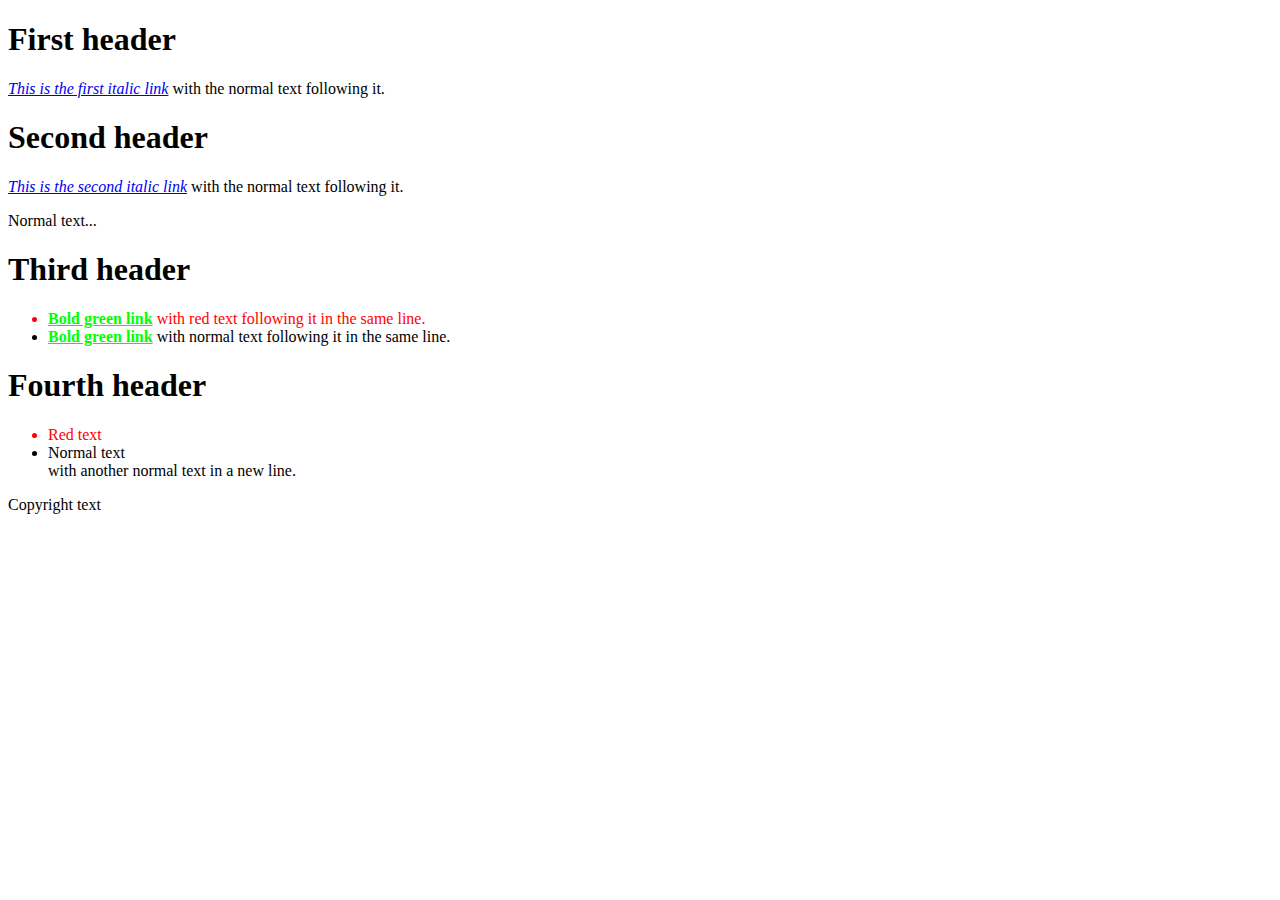
<file: Test/index.html>
<!DOCTYPE html>
<html>
  <head>
    <meta charset="utf-8">
    <title>Sample page</title>
    <style type="text/css">
        a {font-style: italic;}
        li:first-child {color:#ff0000;}
        .content > li > li {display:inline;}
        li a {font-style:normal; font-weight: 700; color:#00FF00;}
      </style>
  </head>
  <body>
    <div class="content">
      <h1>First header</h1>
      <div>
        <a href="/first.html">This is the first italic link</a> with the normal text following it.
      </div>
      <h1>Second header</h1>
      <div>
        <a href="/second.html">This is the second italic link</a> with the normal text following it.
        <p>Normal text...</p>
      </div>
      <h1>Third header</h1>
      <ul>
        <li><a href="/lilink.html">Bold green link</a> with red text following it in the same line.</li>
        <li><a href="/lilink.html">Bold green link</a> with normal text following it in the same line.</li>
      </ul>
      <h1>Fourth header</h1>
      <ul>
        <li>
          <div>Red text </div>
        </li>
        <li>
          <div>
            <div>Normal text</div>
            <div>with another normal text in a new line.</div>
          </div>
        </li>
      </ul>
      <p>Copyright text</p>
    </div>
  </body>
</html>
</file>
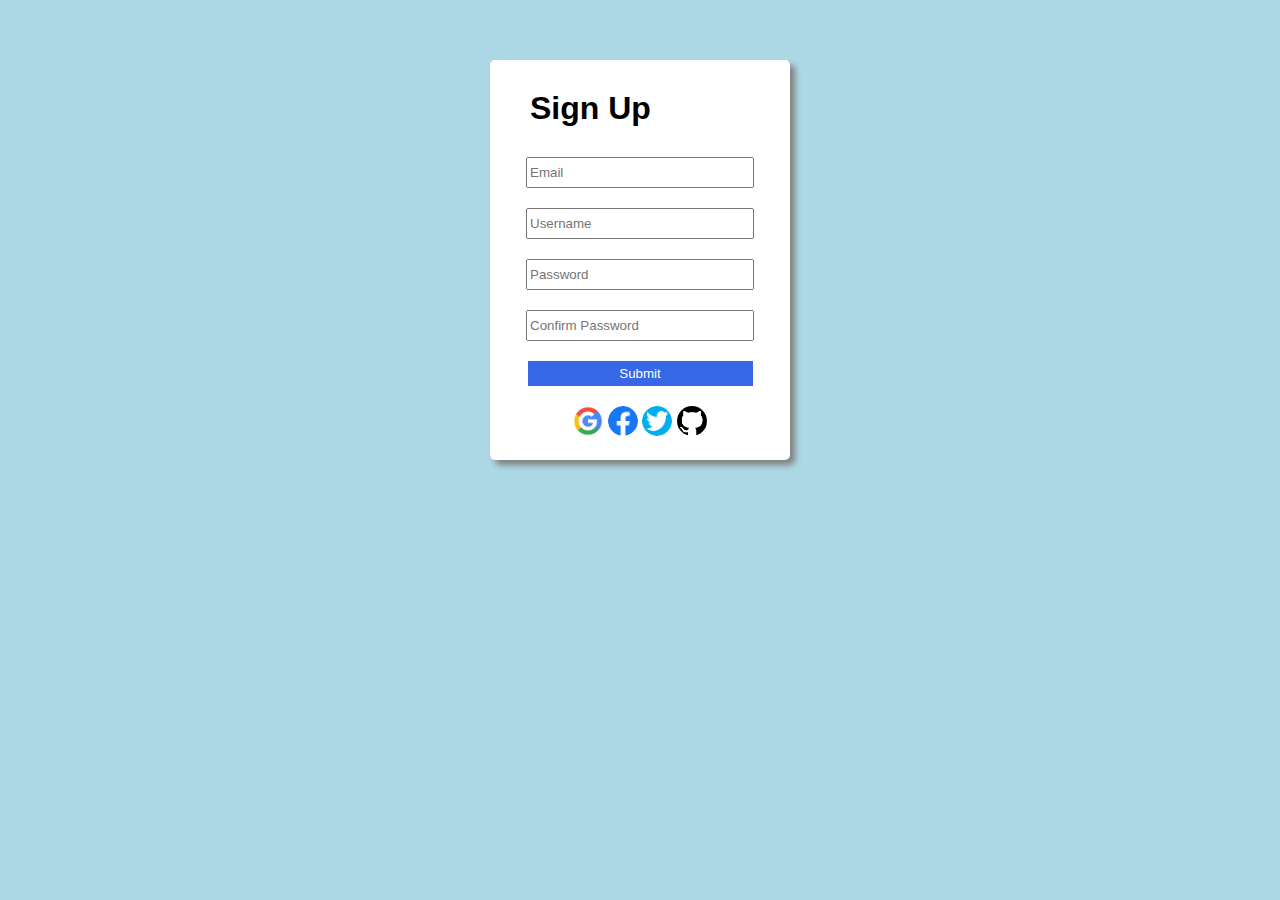
<file: Projects/LoginMock/index.html>
<!DOCTYPE html>
<html lang="en">

<head>
    <meta charset="UTF-8">
    <meta name="viewport" content="width=device-width, initial-scale=1.0">
    <link rel="stylesheet" href="main.css">
    <title>Login</title>
</head>

<body>
    <section class="main">
        <div class="wrapper">

            <form>
                <h1>Sign Up</h1>
                <input placeholder="Email" type="text" />
                <input placeholder="Username" type="username" />
                <input placeholder="Password" type="password" />
                <input placeholder="Confirm Password" type="password" />
                <button type="submit">Submit</button>
                <nav>
                    <li><a href="https://google.com/"><img src="img/Goog.png" id="social"></a></li>
                    <li><a href="https://www.facebook.com"><img id="social" src="img/FBook.png"></a>
                    </li>
                    <li><a href="https://www.twitter.com"><img id="social" src="img/Twit.png"></a>
                    </li>
                    <li><a href="https://github.com/"><img src="img/github.jpg" id="social"></a></li>
                </nav>
            </form>
        </div>
    </section>
</body>

</html>
</file>
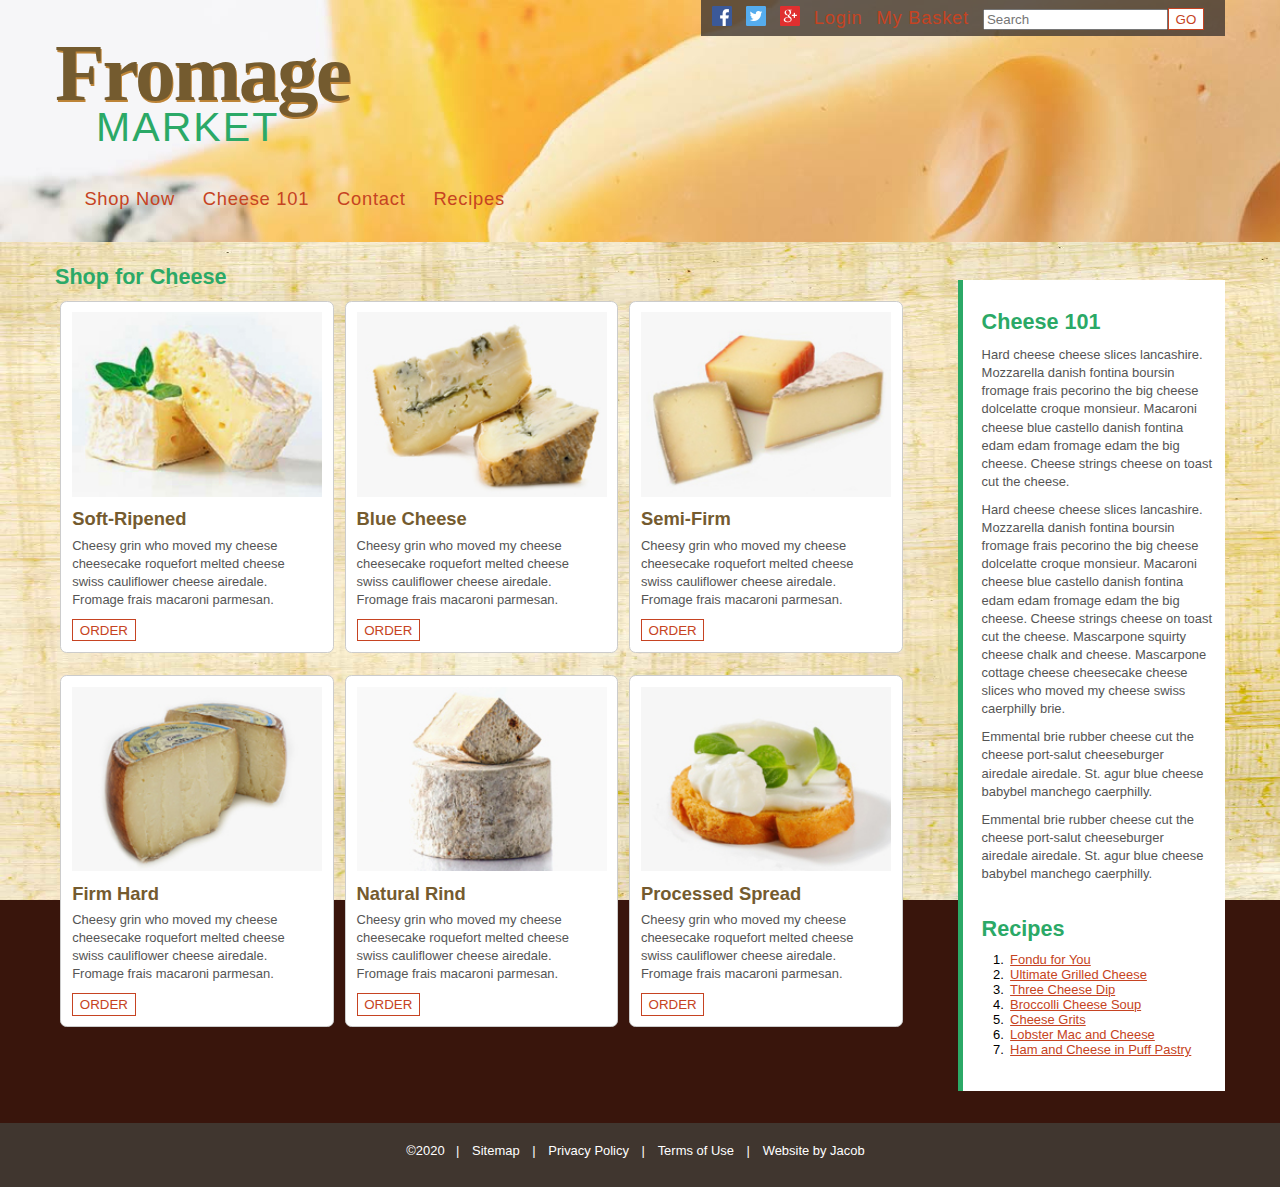
<file: Projects/StoreAppDemo/index.html>
<!DOCTYPE html>
<html lang="en">

<head>
    <meta charset="UTF-8">
    <meta name="viewport" content="width=device-width, initial-scale=1.0">
    <title>Document</title>
    <link rel="stylesheet" type="text/css" href="main.css">
</head>

<body>
    <header>
        <div class="contentWrapper">
            <!--Login Menu-->
            <nav id="utilityMenu">
                <ul>
                    <li><a href="#"><img src="img/facebook_20.png" alt="Facebook" class="socialicon"></a></li>
                    <li><a href="#"><img src="img/twitter_20.png" alt="Twitter" class="socialicon"></a></li>
                    <li><a href="#"><img src="img/google_plus_20.png" alt="Google Plus" class="socialicon"></a></li>
                    <li><a href="#" class="active">Login</a></li>
                    <li><a href="#">My Basket</a></li>
                    <li><input type="search" id="search" placeholder="Search"><button id="GoButt">Go</button></li>
                </ul>
            </nav>
            <!-- Nav Menu-->
            <h1>Fromage</h1>
            <h2>Market</h2>
            <nav>
                <ul>
                    <li><a href="#">Shop Now</a></li>
                    <li><a href="#">Cheese 101</a></li>
                    <li><a href="#">Contact</a></li>
                    <li><a href="#">Recipes</a></li>
                </ul>

            </nav>
        </div>
    </header>
    <div class="contentWrapper">
        <section id="sidebar">
            <!--Sidebar Text-->
            <h1>Cheese 101</h1>
            <p>Hard cheese cheese slices lancashire. Mozzarella danish fontina boursin fromage frais pecorino the big
                cheese
                dolcelatte croque monsieur. Macaroni cheese blue castello danish fontina edam edam fromage edam the big
                cheese. Cheese strings cheese on toast cut the cheese.</p>
            <p>Hard cheese cheese slices lancashire. Mozzarella danish fontina boursin fromage frais pecorino the big
                cheese
                dolcelatte croque monsieur. Macaroni cheese blue castello danish fontina edam edam fromage edam the big
                cheese. Cheese strings cheese on toast cut the cheese. Mascarpone squirty cheese chalk and cheese.
                Mascarpone cottage cheese cheesecake cheese slices who moved my cheese swiss caerphilly brie.</p>
            <p>Emmental brie rubber cheese cut the cheese port-salut cheeseburger airedale airedale. St. agur blue
                cheese
                babybel manchego caerphilly.</p>

            <!--Recipe List-->
            <p>Emmental brie rubber cheese cut the cheese port-salut cheeseburger airedale airedale. St. agur blue
                cheese
                babybel manchego caerphilly.</p>
            <br />
            <h1>Recipes</h1>
            <ol>
                <li><a href="#">Fondu for You</a></li>
                <li><a href="#">Ultimate Grilled Cheese</a></li>
                <li><a href="#">Three Cheese Dip</a></li>
                <li><a href="#">Broccolli Cheese Soup</a></li>
                <li><a href="#">Cheese Grits</a></li>
                <li><a href="#">Lobster Mac and Cheese</a></li>
                <li><a href="#">Ham and Cheese in Puff Pastry</a></li>
            </ol>
            <br />
        </section>
    </div>
    <div class="contentWrapper">
        <section id="main">
            <!--Main Section-->
            <h1>Shop for Cheese</h1>
            <div class="panel">
                <img src="img/230x170/soft_ripened_cheese_230.jpg" class="cheeseType" alt="cheese" />
                <h2>Soft-Ripened</h2>
                <p>Cheesy grin who moved my cheese cheesecake roquefort melted cheese swiss cauliflower cheese airedale.
                    Fromage frais macaroni parmesan.</p>
                <button>Order</button>
            </div>
            <div class="panel">
                <img src="img/230x170/blue_cheese_230.jpg" class="cheeseType" alt="cheese" />
                <h2>Blue Cheese</h2>
                <p>Cheesy grin who moved my cheese cheesecake roquefort melted cheese swiss cauliflower cheese airedale.
                    Fromage frais macaroni parmesan.</p>
                <button>Order</button>
            </div>
            <div class="panel">
                <img src="img/230x170/cheese_semifirmgroup_230.jpg" class="cheeseType" alt="cheese" />
                <h2>Semi-Firm</h2>
                <p>Cheesy grin who moved my cheese cheesecake roquefort melted cheese swiss cauliflower cheese airedale.
                    Fromage frais macaroni parmesan.</p>
                <button>Order</button>
            </div>
            <div class="panel">
                <img src="img/230x170/firm_hard_fioresardo_230.jpg" class="cheeseType" alt="cheese" />
                <h2>Firm Hard</h2>
                <p>Cheesy grin who moved my cheese cheesecake roquefort melted cheese swiss cauliflower cheese airedale.
                    Fromage frais macaroni parmesan.</p>
                <button>Order</button>
            </div>
            <div class="panel">
                <img src="img/230x170/natural_rind_230.jpg" class="cheeseType" alt="cheese" />
                <h2>Natural Rind</h2>
                <p>Cheesy grin who moved my cheese cheesecake roquefort melted cheese swiss cauliflower cheese airedale.
                    Fromage frais macaroni parmesan.</p>
                <button>Order</button>
            </div>
            <div class="panel">
                <img src="img/230x170//processed_spread_230.jpg" class="cheeseType" alt="cheese" />
                <h2>Processed Spread</h2>
                <p>Cheesy grin who moved my cheese cheesecake roquefort melted cheese swiss cauliflower cheese airedale.
                    Fromage frais macaroni parmesan.</p>
                <button>Order</button>
            </div>
            <!--Six different cheese-->
        </section>
    </div>
    <div class="clear"></div>
    <footer>
        <!--Legal items, navigational items-->
        <span>&copy;2020</span>
        <ul id="menuFooter">
            <li><a href="#">Sitemap</a></li>
            <li><a href="#">Privacy Policy</a></li>
            <li><a href="#">Terms of Use</a></li>
            <li>Website by Jacob</li>
        </ul>
    </footer>
</body>

</html>
</file>
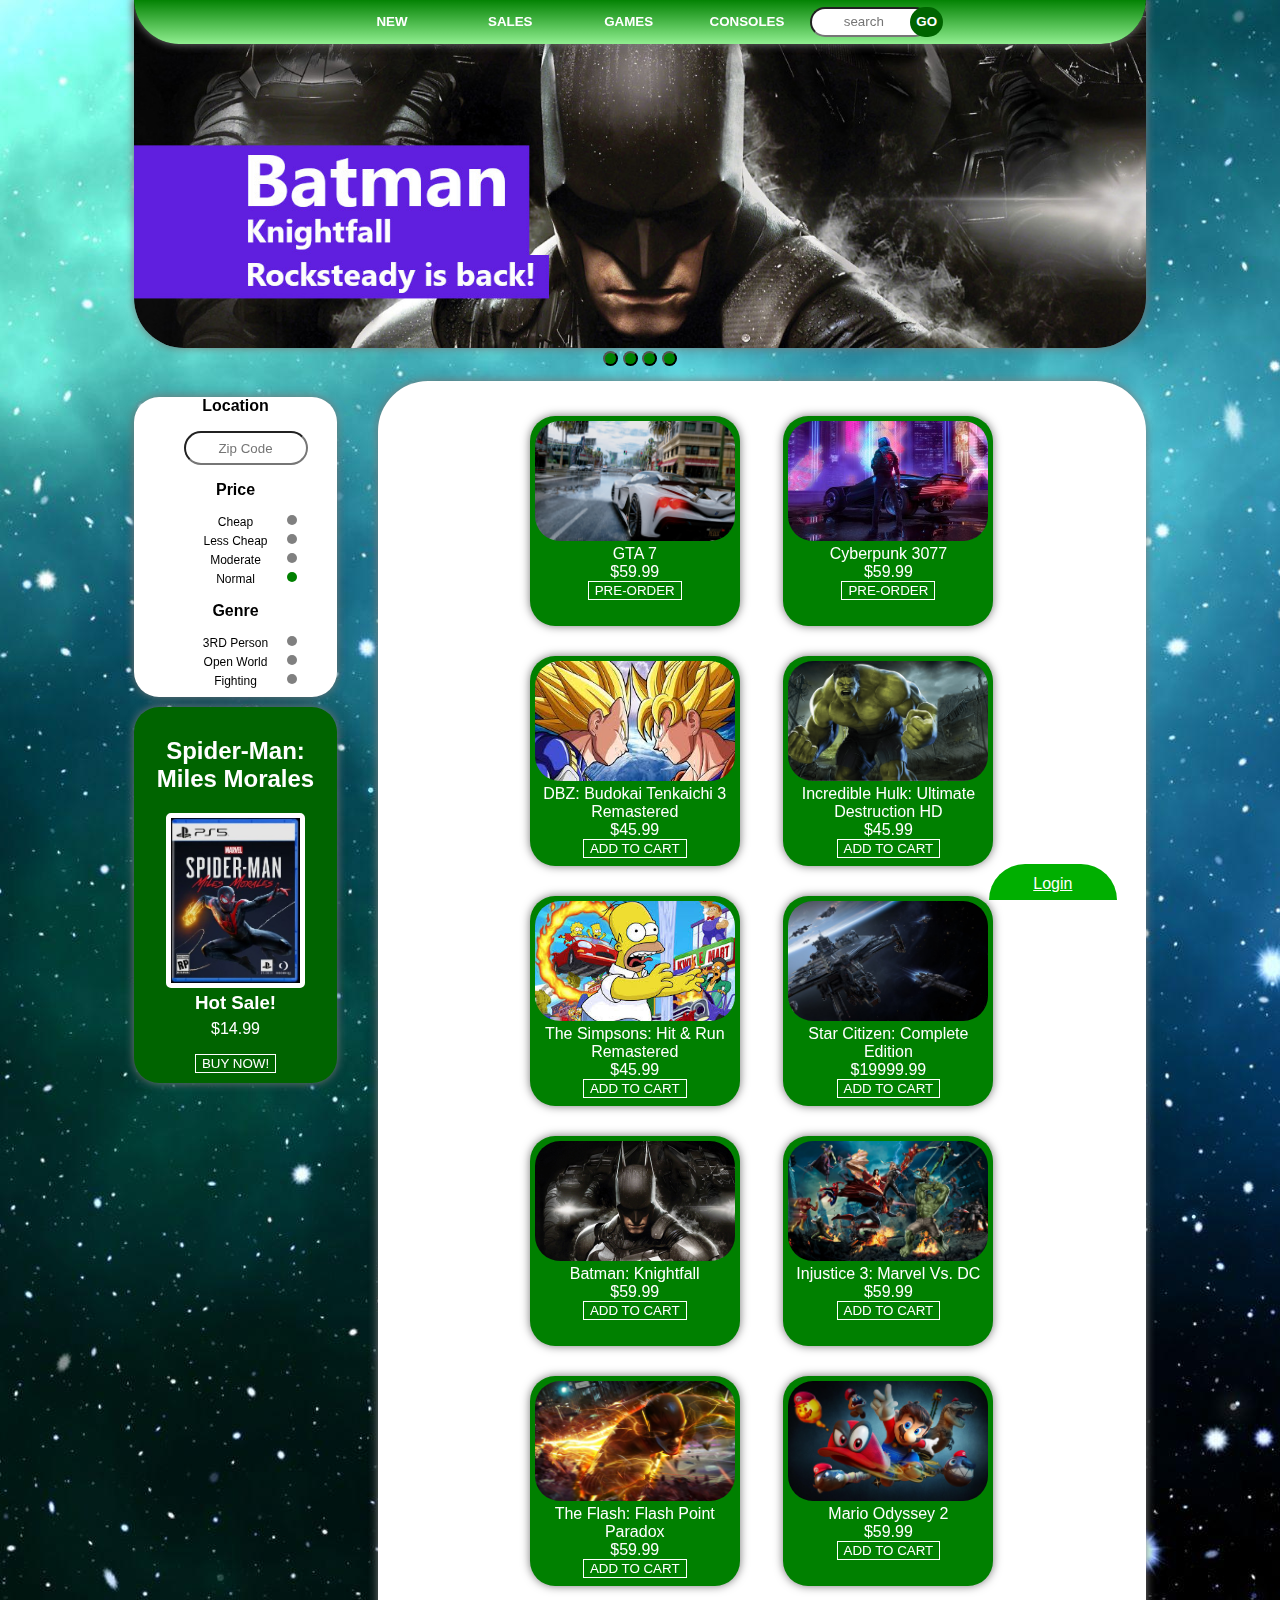
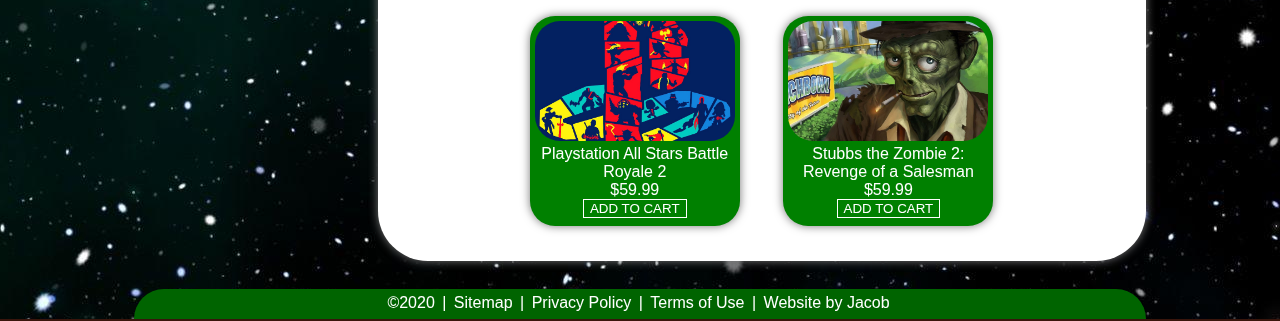
<file: Projects/StoreFront/index.html>
<!DOCTYPE html>
<html lang="en">

<head>
    <meta charset="UTF-8">
    <meta name="viewport" content="width=, initial-scale=1.0">
    <link rel="stylesheet" type="text/css" href="main.css"><link rel="icon" type="image/png" href="img/Logo.png">
    <title>Galaxy Games</title>
</head>

<body>
    <div class="wrapper">
        <div class="Login">
            <a href="#">Login</a>
        </div>
        <section class="head">
            <!--<img src="img/Banner.png" style="width: 100%; height: 250px; border-radius: 50px 50px 0px 0px;">-->
            <!--<img src="img/Banner1.jpg" style="position: static; top: 40px; background-color: rgb(0, 175, 0); object-fit: cover; width: 100%;  height: 50px;">-->
            <div id="stick">
                <nav id="Navigation">
                    <li><button id="navButt"><b>NEW</b></button></li>
                    <li><button id="navButt"><b>SALES</b></button></li>
                    <li><button id="navButt"><b>GAMES</b></button></li>
                    <li><button id="navButt"><b>CONSOLES</b></button></li>
                    <input type="search" placeholder="search"><button id="searchButt"><B>GO</B></button>
                </nav>
            </div>
            <div class="Splish">
                <div class="Splash">
                    <img src="img/Slide/game1.jpg" id="Slide1" />
                    <img src="img/Slide/game6.jpg" id="Slide2" />

                    <img src="img/Slide/game7.jpg" id="Slide3" />

                    <img src="img/Slide/game8.jpg" id="Slide4" />

                </div>
                <div class="SplashNav">
                    <button id="SplashNavA" onclick="location.href='#Slide1'"></button>
                    <button id="SplashNavA" onclick="location.href='#Slide2'"></a></button>
                    <button id="SplashNavA" onclick="location.href='#Slide3'"></a></button>
                    <button id="SplashNavA" onclick="location.href='#Slide4'"></a></button>
                </div>
            </div>
        </section>
        <!--Space-->
        <div class="clear"></div>
        <br>
        <!--Filters-->
        <div class="MobileWrapper">
            <section class="sidebar">
                <section class="filters">
                    <p><b>Location</b></p>
                    <input id="zip" name="zip" type="text" placeholder="Zip Code" pattern="[0-9]{5}">
                    <p><b>Price</b></p>
                    <label class="CheckBoxes">Cheap
                        <input type="radio" name="price">
                        <span class="checkmark"></span>
                    </label>
                    <label class="CheckBoxes">Less Cheap
                        <input type="radio" name="price">
                        <span class="checkmark"></span>
                    </label>
                    <label class="CheckBoxes">Moderate
                        <input type="radio" name="price">
                        <span class="checkmark"></span>
                    </label>
                    <label class="CheckBoxes">Normal
                        <input type="radio" checked="checked" name="price">
                        <span class="checkmark"></span>
                    </label>
                    <p><b>Genre</b></p>
                    <label class="CheckBoxes">3RD Person
                        <input type="radio" name="genre">
                        <span class="checkmark"></span>
                    </label>
                    <label class="CheckBoxes">Open World
                        <input type="radio" name="genre">
                        <span class="checkmark"></span>
                    </label>
                    <label class="CheckBoxes">Fighting
                        <input type="radio" name="genre">
                        <span class="checkmark"></span>
                    </label>

                </section>
                <!--Top Sale-->
                <section class="HotSale">
                    <div id="SaleContent">
                        <h2>Spider-Man: Miles Morales</h2>
                        <img src="img/sale.jpg">
                        <h3 style="margin: 0 0 -10px 0">Hot Sale!</h3>
                        <p style="margin: 5 0 -10px 0">$14.99</p>
                        <button id="SaleButt">Buy Now!</button>
                    </div>
                </section>
            </section>
            <!--Games & Content-->
            <section class="content">

                <div id="GameBox"><a href="#"><img src="img/games/game1.jpg"></a>
                    <p value="title">GTA 7</p>
                    <p>$59.99</p><button>Pre-Order</button>
                </div>
                <div id="GameBox"><a href="#"><img src="img/games/game3.jpg"></a>
                    <p>Cyberpunk 3077</p>
                    <p>$59.99</p><button>Pre-Order</button>
                </div>
                <div id="GameBox"><a href="#"><img src="img/games/game4.jfif"></a>
                    <p>DBZ: Budokai Tenkaichi 3 Remastered</p>
                    <p>$45.99</p><button>Add to
                        Cart</button>
                </div>
                <div id="GameBox"><a href="#"><img src="img/games/Game5.png"></a>
                    <p>Incredible Hulk: Ultimate Destruction HD</p>
                    <p>$45.99</p><button>Add to
                        Cart</button>
                </div>
                <div id="GameBox"><a href="#"><img src="img/games/game5.jfif"></a>
                    <p>The Simpsons: Hit & Run Remastered</p>
                    <p>$45.99</p><button>Add to
                        Cart</button>
                </div>
                <div id="GameBox"><a href="#"><img src="img/games/game2.jpg"></a>
                    <p>Star Citizen: Complete Edition</p>
                    <p>$19999.99</p><button>Add to
                        Cart</button>
                </div>
                <div id="GameBox"><a href="#"><img src="img/games/game6.jpg"></a>
                    <p>Batman: Knightfall</p>
                    <p>$59.99</p><button>Add to
                        Cart</button>
                </div>
                <div id="GameBox"><a href="#"><img src="img/games/game8.jpg"></a>
                    <p>Injustice 3: Marvel Vs. DC</p>
                    <p>$59.99</p><button>Add to
                        Cart</button>
                </div>
                <div id="GameBox"><a href="#"><img src="img/games/game7.jpg" href="https://amazon.com"></a>
                    <p>The Flash: Flash Point Paradox</p>
                    <p>$59.99</p><button>Add to
                        Cart</button>
                </div>
                <div id="GameBox"><a href="#"><img src="img/games/game9.png" href="https://amazon.com"></a>
                    <p>Mario Odyssey 2</p>
                    <p>$59.99</p><button>Add to
                        Cart</button>
                </div>
                <div id="GameBox"><a href="#"><img src="img/games/game10.jpg" href="https://amazon.com"></a>
                    <p>Playstation All Stars Battle Royale 2</p>
                    <p>$59.99</p><button>Add to
                        Cart</button>
                </div>
                <div id="GameBox"><a href="#"><img src="img/games/game11.jpg" href="https://amazon.com"></a>
                    <p>Stubbs the Zombie 2: Revenge of a Salesman</p>
                    <p>$59.99</p><button>Add to
                        Cart</button>
                </div>
            </section>
        </div>
        <!--Footer-->
        <div class="clear"></div>
        <br>
        <footer>
            <span>&copy;2020</span>
            <ul id="menuFooter">
                <li><a href="#">Sitemap</a></li>
                <li><a href="#">Privacy Policy</a></li>
                <li><a href="#">Terms of Use</a></li>
                <li>Website by Jacob</li>
            </ul>
        </footer>
    </div>
</body>

</html>
</file>
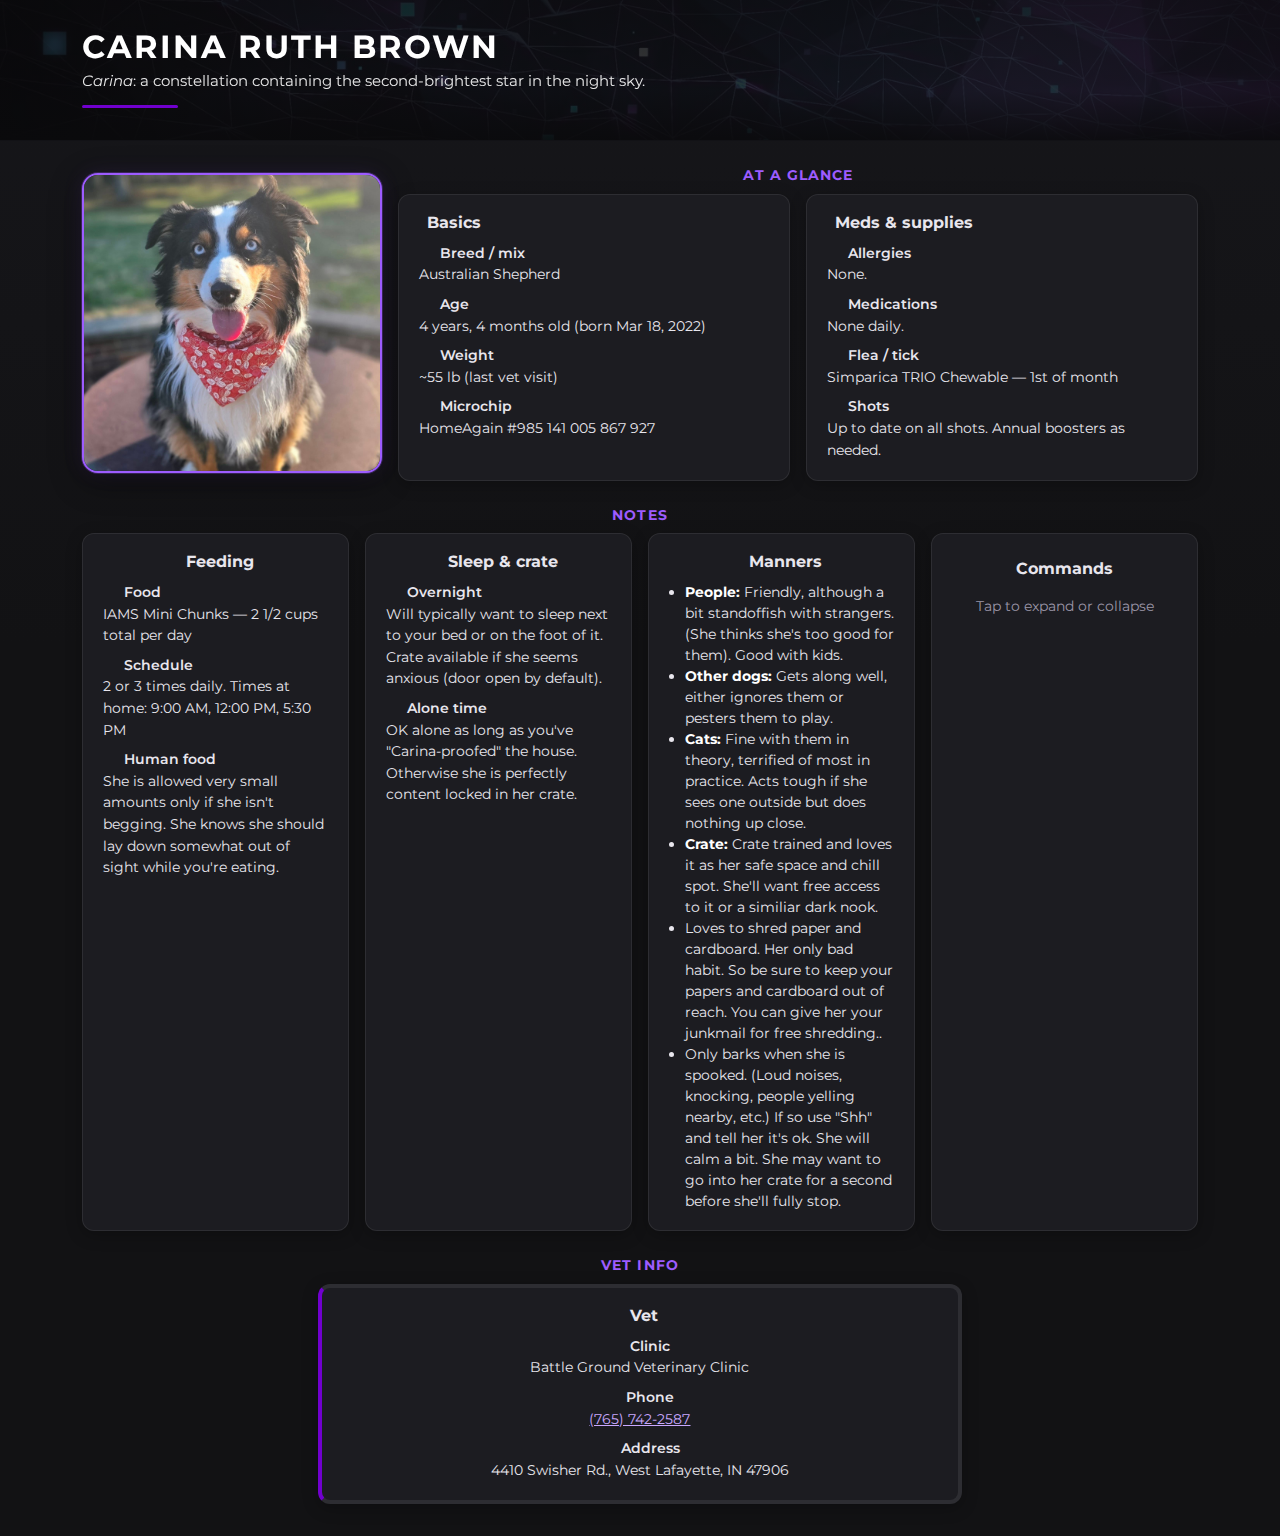
<file: carina.html>
<!DOCTYPE html>
<html lang="en">

<head>
	<meta charset="utf-8">
	<meta name="viewport" content="width=device-width, initial-scale=1">
	<meta name="robots" content="noindex, nofollow">
	<title>Carina — care sheet</title>
	<link rel="stylesheet" href="https://cdn.jsdelivr.net/npm/bootstrap@5.3.3/dist/css/bootstrap.min.css" integrity="sha384-QWTKZyjpPEjISv5WaRU9OFeRpok6YctnYmDr5pNlyT2bRjXh0JMhjY6hW+ALEwIH" crossorigin="anonymous">
	<link rel="stylesheet" href="https://fonts.googleapis.com/css2?family=Montserrat:wght@400;600;700&display=swap">
	<link rel="stylesheet" href="https://cdnjs.cloudflare.com/ajax/libs/font-awesome/6.5.2/css/all.min.css" integrity="sha512-SnH5WK+bZxgPHs44uWIX+LLJAJ9/2PkPKZ5QiAj6Ta86w+fsb2TkcmfRyVX3pBnMFcV7oQPJkl9QevSCWr3W6A==" crossorigin="anonymous" referrerpolicy="no-referrer">
	<style>
		/* --- Tokens --- */
		:root {
			--jb-bg: #121214;
			--jb-bg-elevated: #1c1c21;
			--jb-text: #e8e6ed;
			--jb-text-muted: #9b96a8;
			--jb-accent: #9d5cff;
			--jb-accent-dim: #7100ce;
			--jb-header: #0a0a0c;
			--jb-card-border: rgba(255, 255, 255, 0.08);
			--jb-link: #c9a8ff;
			--jb-link-hover: #e4d4ff;
			--jb-ease-out: cubic-bezier(0.33, 1, 0.68, 1);
			--jb-duration: 0.35s;
			--jb-scrim-top: rgba(10, 10, 12, 0.88);
			--jb-scrim-mid: rgba(10, 10, 12, 0.82);
			--jb-scrim-bot: rgba(10, 10, 12, 0.97);
			--jb-header-border: rgba(18, 18, 22, 0.98);
			--jb-photo-ring: rgba(157, 92, 255, 0.25);
			--jb-card-open-ring: rgba(157, 92, 255, 0.35);
		}

		html {
			color-scheme: dark;
		}

		body {
			font-family: 'Montserrat', system-ui, sans-serif;
			color: var(--jb-text);
			background: var(--jb-bg) linear-gradient(180deg, #16161a 0%, var(--jb-bg) 42%);
			min-height: 100vh;
		}

		a {
			color: var(--jb-link);
		}

		a:hover {
			color: var(--jb-link-hover);
		}

		.text-muted {
			color: var(--jb-text-muted) !important;
		}

		/* --- Header + hero --- */
		.page-header {
			position: relative;
			isolation: isolate;
			color: #fff;
			padding: 1.75rem 0 2rem;
			margin-bottom: 1.5rem;
			border-bottom: 1px solid var(--jb-header-border);
			background-color: var(--jb-header);
		}

		.page-header::before {
			content: '';
			position: absolute;
			inset: 0;
			z-index: 0;
			pointer-events: none;
			background-image:
				linear-gradient(180deg, var(--jb-scrim-top) 0%, var(--jb-scrim-mid) 65%, var(--jb-scrim-bot) 100%),
				url(img/banner.jpg);
			background-size: cover;
			background-position: center;
			background-repeat: no-repeat;
			transform: translateZ(0);
		}

		.page-header .container {
			position: relative;
			z-index: 1;
		}

		.page-header h1 {
			font-weight: 700;
			letter-spacing: 0.06em;
			text-transform: uppercase;
			font-size: clamp(1.5rem, 4vw, 2rem);
			margin-bottom: 0.25rem;
		}

		.page-header .tagline {
			opacity: 0.9;
			font-size: 0.95rem;
		}

		.tagline-wiki-link {
			display: inline-flex;
			align-items: center;
			margin-left: 0.35rem;
			color: var(--jb-link);
			font-size: 0.85em;
			line-height: 1;
			vertical-align: middle;
			text-decoration: none;
			opacity: 0.95;
		}

		.tagline-wiki-link:hover {
			color: var(--jb-link-hover);
			opacity: 1;
		}

		.tagline-wiki-link:focus-visible {
			outline: 2px solid var(--jb-accent);
			outline-offset: 3px;
			border-radius: 2px;
		}

		.accent-rule {
			width: 6rem;
			height: 0.2rem;
			margin: 0.75rem 0 0;
			border-radius: 999px;
			background-color: var(--jb-accent-dim);
		}

		.hero-photo-frame {
			aspect-ratio: 1 / 1;
			width: 100%;
			max-width: min(100%, 380px);
			margin-left: auto;
			margin-right: auto;
			border-radius: 1rem;
			overflow: hidden;
			background: var(--jb-bg-elevated);
			border: 2px solid var(--jb-accent);
			box-shadow:
				0 0 0 1px var(--jb-photo-ring),
				0 0 1.25rem rgba(157, 92, 255, 0.12),
				0 0.5rem 2rem rgba(0, 0, 0, 0.45);
		}

		.hero-photo {
			display: block;
			width: 100%;
			height: 100%;
			object-fit: contain;
			object-position: center;
		}

		.intro-row {
			align-items: stretch;
		}

		.intro-photo-col {
			display: flex;
			justify-content: center;
		}

		@media (min-width: 992px) {
			.intro-row {
				align-items: center;
				--bs-gutter-x: 1rem;
			}

			.section-title--align-start-lg {
				text-align: left;
			}

			.intro-photo-col {
				justify-content: flex-start;
			}

			.intro-photo-col .hero-photo-frame {
				width: 300px;
				max-width: 100%;
				margin-left: 0;
				margin-right: 0;
			}
		}

		/* --- Section titles --- */
		.section-title {
			font-weight: 700;
			text-transform: uppercase;
			font-size: 0.85rem;
			letter-spacing: 0.08em;
			color: var(--jb-accent);
			margin-bottom: 0.5rem;
			text-align: center;
		}

		/* --- Shared cards --- */
		.info-card {
			height: 100%;
			border: 1px solid var(--jb-card-border);
			border-radius: 0.75rem;
			background: var(--jb-bg-elevated);
			box-shadow: 0 0.25rem 1rem rgba(0, 0, 0, 0.25);
		}

		.info-card strong {
			color: #fff;
		}

		.info-card .card-body {
			padding: 1.15rem 1.25rem;
		}

		.info-card h2 {
			display: flex;
			align-items: center;
			gap: 0.5rem;
			margin-bottom: 0.65rem;
			font-size: 1rem;
			font-weight: 700;
		}

		.info-card h2 i:not(.cmd-chevron) {
			color: var(--jb-accent);
			font-size: 1.1rem;
		}

		.info-card .small,
		.info-card ul {
			color: var(--jb-text);
		}

		.info-card dl {
			margin-bottom: 0;
			font-size: 0.9rem;
		}

		.info-card dt {
			display: flex;
			align-items: baseline;
			gap: 0.45rem;
			margin-top: 0.5rem;
			font-weight: 600;
		}

		.info-card dt:first-child {
			margin-top: 0;
		}

		.info-card dt .dt-icon {
			position: relative;
			top: 0.05rem;
			flex-shrink: 0;
			width: 0.85rem;
			font-size: 0.68rem;
			text-align: center;
			color: var(--jb-accent);
			opacity: 0.9;
		}

		.info-card dd {
			margin-bottom: 0;
		}

		/* Notes + vet: centered card titles / vet body */
		.section-notes .info-card > .card-body > h2 {
			justify-content: center;
		}

		.section-vet .vet-card .card-body {
			text-align: center;
		}

		.section-vet .vet-card h2,
		.section-vet .vet-card dt {
			justify-content: center;
		}

		.vet-card--accent {
			border-left-color: var(--jb-accent-dim) !important;
		}

		/* Commands card (collapsible) — `cmd-*` namespace */
		.section-notes .cmd-col {
			display: flex;
			flex-direction: column;
		}

		.info-card.cmd-card {
			display: flex;
			flex-direction: column;
			flex: 1 1 auto;
			width: 100%;
			height: auto;
			min-height: 100%;
			cursor: pointer;
			transition: border-color var(--jb-duration) ease, box-shadow var(--jb-duration) ease;
			-webkit-tap-highlight-color: transparent;
		}

		.cmd-body {
			display: flex;
			flex: 1 1 auto;
			flex-direction: column;
			min-height: 0;
		}

		.cmd-card:has(.cmd-toggle[aria-expanded='true']) {
			border-color: var(--jb-card-open-ring);
			box-shadow:
				0 0 0 1px rgba(157, 92, 255, 0.18),
				0 0.35rem 1.15rem rgba(0, 0, 0, 0.28);
		}

		.cmd-heading {
			margin-bottom: 0;
		}

		.cmd-toggle {
			display: flex;
			align-items: center;
			justify-content: center;
			gap: 0.5rem;
			width: 100%;
			margin: 0 0 0.15rem;
			padding: 0.4rem 0.6rem;
			border: none;
			border-radius: 0.5rem;
			background: transparent;
			color: inherit;
			font: inherit;
			font-weight: 700;
			font-size: 1rem;
			cursor: pointer;
			-webkit-tap-highlight-color: transparent;
		}

		.cmd-toggle:hover {
			background: rgba(255, 255, 255, 0.06);
		}

		.cmd-toggle:focus-visible {
			outline: 2px solid var(--jb-accent);
			outline-offset: 2px;
		}

		.cmd-toggle .cmd-chevron {
			font-size: 0.72rem;
			color: var(--jb-accent);
			opacity: 0.95;
			transition: transform var(--jb-duration) var(--jb-ease-out);
		}

		.cmd-toggle[aria-expanded='true'] .cmd-chevron {
			transform: rotate(180deg);
		}

		.cmd-hint {
			margin-bottom: 0.5rem;
			line-height: 1.35;
		}

		.cmd-card:has(.cmd-toggle[aria-expanded='true']) .cmd-hint {
			display: none;
		}

		.cmd-preface {
			margin-bottom: 1rem;
			padding-left: 0.75rem;
			border-left: 3px solid var(--jb-accent-dim);
			font-size: 0.85rem;
			line-height: 1.45;
			color: var(--jb-text-muted);
		}

		#cmd-panel {
			overflow: hidden;
		}

		#cmd-panel.collapsing {
			transition: height 0.55s var(--jb-ease-out) !important;
		}

		.cmd-inner {
			opacity: 0;
			transform: translateY(-0.4rem);
			transition:
				opacity 0.4s ease 0.08s,
				transform 0.4s var(--jb-ease-out) 0.08s;
		}

		#cmd-panel.show .cmd-inner {
			opacity: 1;
			transform: translateY(0);
		}

		.info-card.cmd-card dt {
			align-items: center;
			gap: 0.55rem;
		}

		.info-card.cmd-card dt .dt-icon {
			top: 0;
			width: 1.2rem;
			font-size: 1.05rem;
			color: #fff;
			opacity: 1;
			filter: drop-shadow(0 1px 2px rgba(0, 0, 0, 0.35));
		}

		@media (prefers-reduced-motion: reduce) {
			.info-card.cmd-card {
				transition: none;
			}

			#cmd-panel.collapsing {
				transition: height 0.15s ease !important;
			}

			.cmd-inner,
			#cmd-panel.show .cmd-inner {
				opacity: 1;
				transform: none;
				transition: none;
			}

			.cmd-toggle .cmd-chevron {
				transition: none;
			}
		}

	</style>
</head>

<body>
	<header class="page-header">
		<div class="container">
			<h1>Carina Ruth Brown</h1>
			<p class="tagline mb-0"><em>Carina</em>: a constellation containing the second-brightest star in the night sky. <a href="https://en.wikipedia.org/wiki/Carina_(constellation)" class="tagline-wiki-link" target="_blank" rel="noopener noreferrer" aria-label="Carina (constellation) on Wikipedia"><i class="fa-solid fa-up-right-from-square" aria-hidden="true"></i></a></p>
			<div class="accent-rule" role="presentation"></div>
		</div>
	</header>

	<main class="container pb-4">
		<div class="row g-4 mb-4 intro-row">
			<div class="col-12 col-lg-auto intro-photo-col">
				<div class="hero-photo-frame">
					<img class="hero-photo" src="img/Carina.jpg" alt="Carina" width="800" height="800">
				</div>
			</div>
			<div class="col-12 col-lg d-flex flex-column justify-content-center">
				<p class="section-title section-title--align-start-lg mb-2">At a glance</p>
				<div class="row g-3 flex-grow-1 align-items-stretch">
					<div class="col-sm-6 d-flex">
						<div class="info-card w-100">
							<div class="card-body">
								<h2><i class="fa-solid fa-paw" aria-hidden="true"></i> Basics</h2>
								<dl>
									<dt><i class="fa-solid fa-dog dt-icon" aria-hidden="true"></i> Breed / mix</dt>
									<dd>Australian Shepherd</dd>
									<dt><i class="fa-solid fa-cake-candles dt-icon" aria-hidden="true"></i> Age</dt>
									<dd><span id="carina-age">—</span> (born Mar 18, 2022)</dd>
									<dt><i class="fa-solid fa-weight-scale dt-icon" aria-hidden="true"></i> Weight</dt>
									<dd>~55 lb (last vet visit)</dd>
									<dt><i class="fa-solid fa-microchip dt-icon" aria-hidden="true"></i> Microchip</dt>
									<dd>HomeAgain #985 141 005 867 927</dd>
								</dl>
							</div>
						</div>
					</div>
					<div class="col-sm-6 d-flex">
						<div class="info-card w-100">
							<div class="card-body">
								<h2><i class="fa-solid fa-kit-medical" aria-hidden="true"></i> Meds &amp; supplies</h2>
								<dl>
									<dt><i class="fa-solid fa-triangle-exclamation dt-icon" aria-hidden="true"></i> Allergies</dt>
									<dd>None.</dd>
									<dt><i class="fa-solid fa-pills dt-icon" aria-hidden="true"></i> Medications</dt>
									<dd>None daily.</dd>
									<dt><i class="fa-solid fa-bug dt-icon" aria-hidden="true"></i> Flea / tick</dt>
									<dd>Simparica TRIO Chewable  — 1st of month</dd>
									<dt><i class="fa-solid fa-syringe dt-icon" aria-hidden="true"></i> Shots</dt>
									<dd>Up to date on all shots. Annual boosters as needed.</dd>
									<!--
										<dt><i class="fa-solid fa-box-open dt-icon" aria-hidden="true"></i> Extras</dt>
										<dd>Poop bags on leash hook; towels by back door for wet paws.</dd>
									-->
								</dl>
							</div>
						</div>
					</div>
				</div>
			</div>
		</div>

		<section class="section-notes" aria-label="Daily notes">
		<p class="section-title">Notes</p>
		<div class="row g-3 mb-4 justify-content-center">
			<div class="col-12 col-md-6 col-xl-3">
				<div class="info-card">
					<div class="card-body">
						<h2><i class="fa-solid fa-bowl-food" aria-hidden="true"></i> Feeding</h2>
						<dl>
							<dt><i class="fa-solid fa-bone dt-icon" aria-hidden="true"></i> Food</dt>
							<dd>IAMS Mini Chunks — 2 1/2 cups total per day</dd>
							<dt><i class="fa-solid fa-clock dt-icon" aria-hidden="true"></i> Schedule</dt>
							<dd>2 or 3 times daily. Times at home: 9:00 AM, 12:00 PM, 5:30 PM</dd>
							<dt><i class="fa-solid fa-utensils dt-icon" aria-hidden="true"></i> Human food</dt>
							<dd>She is allowed very small amounts only if she isn't begging. She knows she should lay down somewhat out of sight while you're eating.</dd>
						</dl>
					</div>
				</div>
			</div>
			<div class="col-12 col-md-6 col-xl-3">
				<div class="info-card">
					<div class="card-body">
						<h2><i class="fa-solid fa-moon" aria-hidden="true"></i> Sleep &amp; crate</h2>
						<dl>
							<dt><i class="fa-solid fa-bed dt-icon" aria-hidden="true"></i> Overnight</dt>
							<dd>Will typically want to sleep next to your bed or on the foot of it. Crate available if she seems anxious (door open by default).</dd>
							<dt><i class="fa-solid fa-hourglass-half dt-icon" aria-hidden="true"></i> Alone time</dt>
							<dd>OK alone as long as you've "Carina-proofed" the house. Otherwise she is perfectly content locked in her crate.</dd>
						</dl>
					</div>
				</div>
			</div>
			<div class="col-12 col-md-6 col-xl-3">
				<div class="info-card">
					<div class="card-body">
						<h2><i class="fa-solid fa-dog" aria-hidden="true"></i> Manners</h2>
						<ul class="small mb-0 ps-3">
							<li><strong>People:</strong> Friendly, although a bit standoffish with strangers. (She thinks she's too good for them). Good with kids.</li>
							<li><strong>Other dogs:</strong> Gets along well, either ignores them or pesters them to play.</li>
							<li><strong>Cats:</strong> Fine with them in theory, terrified of most in practice. Acts tough if she sees one outside but does nothing up close.</li>
							<li><strong>Crate:</strong> Crate trained and loves it as her safe space and chill spot. She'll want free access to it or a similiar dark nook.</li>
							<li>Loves to shred paper and cardboard. Her only bad habit. So be sure to keep your papers and cardboard out of reach. You can give her your junkmail for free shredding..</li>
							<li>Only barks when she is spooked. (Loud noises, knocking, people yelling nearby, etc.) If so use "Shh" and tell her it's ok. She will calm a bit. She may want to go into her crate for a second before she'll fully stop.</li>
						</ul>
					</div>
				</div>
			</div>
			<div class="col-12 col-md-6 col-xl-3 cmd-col">
				<div class="info-card cmd-card">
					<div class="card-body cmd-body">
						<h2 class="cmd-heading">
							<button type="button" class="cmd-toggle" id="cmd-toggle" data-bs-toggle="collapse" data-bs-target="#cmd-panel" aria-expanded="false" aria-controls="cmd-panel">
								<i class="fa-solid fa-hand-sparkles" aria-hidden="true"></i>
								<span>Commands</span>
								<i class="fa-solid fa-chevron-down cmd-chevron" aria-hidden="true"></i>
							</button>
						</h2>
						<p class="cmd-hint small text-muted text-center">Tap to expand or collapse</p>
						<div class="collapse" id="cmd-panel" role="region" aria-labelledby="cmd-toggle">
							<div class="cmd-inner">
								<p class="cmd-preface mb-0">She is much more responsive to hand gestures than verbal ones for these commands. Doing both at once will help.</p>
								<dl class="mt-3 mb-0">
									<dt><i class="fa-solid fa-hand-point-down dt-icon" aria-hidden="true"></i> Sit</dt>
									<dd>Point down with your finger.</dd>
									<dt><i class="fa-solid fa-hand dt-icon" aria-hidden="true"></i> Down</dt>
									<dd>Gesture down with a flat hand.</dd>
									<dt><i class="fa-solid fa-handshake dt-icon" aria-hidden="true"></i> Shake</dt>
									<dd>Hold out your hand, palm up.</dd>
									<dt><i class="fa-solid fa-hands dt-icon" aria-hidden="true"></i> Wave</dt>
									<dd>Wave “hi.”</dd>
									<dt><i class="fa-solid fa-hand-paper dt-icon" aria-hidden="true"></i> Wait</dt>
									<dd>Open palm, “stop” gesture. Release with an <strong>okay</strong>. Somewhat reliable, still working on it.</dd>
									<dt><i class="fa-solid fa-volume-xmark dt-icon" aria-hidden="true"></i> Shhh</dt>
									<dd>Finger to your mouth and make a shh sound. Won't instantly stop her barking but will get her to start calming down until she will.</dd>
									<dt><i class="fa-solid fa-arrows-spin dt-icon" aria-hidden="true"></i> Spin</dt>
									<dd>Point down and spin your finger.</dd>
									<dt><i class="fa-solid fa-hand-holding dt-icon" aria-hidden="true"></i> Up</dt>
									<dd>Flat hand, palm facing up, gesturing upward. Contextual, she may jump in place, lean up on something, or get on top of something. She'll figure it out, she's smart.</dd>
									<dt><i class="fa-solid fa-volume-high dt-icon" aria-hidden="true"></i> Come</dt>
									<dd>No real command, but is trained to come to a good mouth whistle (somewhat reliable), and to her electronic dog whistle (<strong>Very</strong> reliable and from up to a mile away).</dd>
									<dt><i class="fa-solid fa-box dt-icon" aria-hidden="true"></i> Crate</dt>
									<dd>Verbal command mostly.</dd>
								</dl>
							</div>
						</div>
					</div>
				</div>
			</div>
		</div>
		</section>

		<section class="section-vet" aria-label="Veterinarian">
		<p class="section-title">Vet info</p>
		<div class="row g-3 mb-2 justify-content-center">
			<div class="col-12 col-lg-8 col-xl-7">
				<div class="info-card vet-card vet-card--accent border-start border-4">
					<div class="card-body">
						<h2><i class="fa-solid fa-stethoscope" aria-hidden="true"></i> Vet</h2>
						<dl>
							<dt><i class="fa-solid fa-building dt-icon" aria-hidden="true"></i> Clinic</dt>
							<dd>Battle Ground Veterinary Clinic</dd>
							<dt><i class="fa-solid fa-phone dt-icon" aria-hidden="true"></i> Phone</dt>
							<dd><a href="tel:+17657422587">(765) 742-2587</a></dd>
							<dt><i class="fa-solid fa-location-dot dt-icon" aria-hidden="true"></i> Address</dt>
							<dd>4410 Swisher Rd., West Lafayette, IN 47906</dd>
						</dl>
					</div>
				</div>
			</div>
		</div>
		</section>
	</main>

	<script src="https://cdn.jsdelivr.net/npm/bootstrap@5.3.3/dist/js/bootstrap.bundle.min.js" integrity="sha384-YvpcrYf0tY3lHB60NNkmXc5s9fDVZLESaAA55NDzOxhy9GkcIdslK1eN7N6jIeHz" crossorigin="anonymous"></script>
	<script>
		(function () {
			var card = document.querySelector('.cmd-card');
			var toggleBtn = document.getElementById('cmd-toggle');
			if (card && toggleBtn) {
				card.addEventListener('click', function (e) {
					if (toggleBtn.contains(e.target)) {
						return;
					}
					toggleBtn.click();
				});
			}

			var birth = new Date(2022, 2, 18);
			var today = new Date();
			var years = today.getFullYear() - birth.getFullYear();
			var months = today.getMonth() - birth.getMonth();
			if (today.getDate() < birth.getDate()) {
				months--;
			}
			if (months < 0) {
				years--;
				months += 12;
			}
			var ageEl = document.getElementById('carina-age');
			if (!ageEl) {
				return;
			}
			var yLabel = years === 1 ? 'year' : 'years';
			var mLabel = months === 1 ? 'month' : 'months';
			var text;
			if (years > 0 && months > 0) {
				text = years + ' ' + yLabel + ', ' + months + ' ' + mLabel + ' old';
			} else if (years > 0) {
				text = years + ' ' + yLabel + ' old';
			} else {
				text = months + ' ' + mLabel + ' old';
			}
			ageEl.textContent = text;
		})();
	</script>
</body>

</html>
</file>
<file: Projects/LoginMock/main.css>
body {
    background-color: lightblue;
    font-family: Roboto, arial;
}

.main {
    width: 280px;
    margin: auto;
    margin-top: 60px;
    padding: 10px;
    background-color: white;
    text-align: center;
    height: auto;
    box-shadow: 5px 5px 6px grey;
    border-radius: 5px;
}

.wrapper {
    margin: 10px;
}

button {
    background-color: #3567e6;
    color: white;
    border: none;
    width: 225px;
    height: 25px;
    margin: 10px;
    transition-duration: 0.5s;
}

button:hover {
    background-color: #163a94;
    color: white;
}

h1 {
    text-align: left;
    margin: 20px;
}

input {
    width: 220px;
    height: 25px;
    margin: 10px;
}

nav {
   
    width:center;
    margin:10px;
}

li {
    display: inline;
}

#social {
    text-align:center;
    height: 30px;
    width: 30px;
    border-radius: 50%;
}
</file>
<file: Projects/StoreAppDemo/main.css>
/*Common Elements*/

body {
    font-size: 67.5%;
    font-family: Tahoma, Geneva, sans-serif;
    background: #39150C url(img/paper_1332008.jpg) no-repeat fixed top center;
    padding: 0;
    margin: 0;
    -webkit-backgrund-size: 100% 100%;
    -moz-background-size: 100% 100%;
    background-size: 100% 100%;
    -o-background-size: 100% 100%;
}

h1 {
    color: #2ba967;
    font-size: 2.0em;
    margin: 0.5em 0 0.5em 0;
    padding: 0;
}

h2 {
    color: #745b2f;
    font-size: 1.7em;
     padding: 0px;
    margin: 0.5em 0 0.35em 0;
}

p {
    font-size: 1.2em;
    line-height: 1.4em;
    color: #555;
    padding: 0;
    margin: 0 0.5em 0.75em 0px;
}

ol {
    font-size: 1.2em;
    margin: 0 0 0 1em;
    padding: 0 0 0 1em;
}

ol li {
    margin: 0;
    padding: 0 0 0 0.2em;
}

a, a:visited {
    color: #c64322
}

a:hover {
    color: #333
}

hr {
    padding: 0;
    margin: 1.5em 1.5em .75em .5em;
}

.contentWrapper {
    margin: 0 auto;
    max-width: 1170px;
    padding: 0 3.0em;
}

.left {
    float: left;
}

.right {
    float: right;
}

/*Header*/

header {
    padding: 2.5em 0 0.5em;
    margin: 0 0 2.0em;
    background: #39150c url(img/bg_cheeses_lg_2600w.jpg) center 0px;
}

header h1 {
    font-family: "Times New Roman", Times, serif;
    color: #745b2f;
    font-size: 7.5em;
    letter-spacing: -0.025em;
    margin: 0;
    text-shadow: 1px 2px 0 #bd8437;
}

header h2 {
    font-weight: 300;
    font-size: 3.8em;
    color: #2BA967;
    margin: -0.4em 0 0 1em;
    text-transform: uppercase;
    letter-spacing: 0.05em;
}

/*Nav Bars*/

nav {
    color: #000;
    font-size: 1.7em;
    letter-spacing: 0.04em;
    padding: 1.0em 1.0em 0.5em;
    margin: 1.0em 0;
}

nav ul {
    margin: 0;
    padding: 0;
    list-style: none;
}

nav li {
    display: inline-block;
    margin: 0;
}

nav li a, nav li a:visited {
    text-decoration: none;
    color: #C64322;
    padding: 0.3em 0.6em;
}

nav li a:hover {
    color: #C64322;
    background-color: rgba(252, 251, 243, 0.75);
}

nav#utilityMenu {
    float: right;
    margin: -1.5em 0 0 0;
    padding: 0.35em;
    background-color: rgba(64, 54, 47, 0.8);
    height: 1.3em;
}

nav#utilityMenu li {
    padding: 0 0.25em 0 0.2em;
    vertical-align: middle;
}

nav#utilityMenu ul li.acctNav a, nav#utilityMenu ul li.acctNav a:visited {
    color: #fff;
    text-decoration: none;
    display: inline-block;
    height: 1.3em;
    padding: 0.5em;
    margin: -0.4em 0 0 0;
    font-size: 0.8em;
}

nav#utilityMenu ul li.acctNav a.active {
    background-color: #C64322;
}

nav#utilityMenu ul li.acctNav a:hover {
    background-color: rgba(252, 251, 243, 0.7);
    color: #C64322;
}

nav#utilityMenu li a, nav#utilityMenu li a:visited {
    padding: 0;
}

nav#utilityMenu li a:hover {
    background-color: transparent;
}

nav#utilityMenu ul li input#search button#GoButt {
    vertical-align: middle;
    margin: 0 0 0 1.0em;
}

nav#utilityMenu ul li.acctNav::before, nav#utilityMenu ul li input#search::before {
    content: "| ";
    color: #FCFBE6;
}

/*SiderBar Section*/
section#sidebar {
    width: 238px;
    float: right;
    position: relative;
    display: block;
    background-color: #fff;
    margin: 1.5em 0 3.0em 1.5em;
    padding: 1.7em 0.5em 2em 1.7em;
    border-left: #2ba967 solid 5px;
}

/*Main Section*/
section #main { 
background-color: rgba(252,251,243,0.7);
margin: 0 0 2.0em;
padding: 1.5em 0 2.0em 1.5em;
display: inline-block;
border-radius: 2em;
box-shadow: 1px 1 5 #777;;
}

section div.panel {
    float: left;
    position: relative;
    width: 250px;
    margin: 0 0.5em 2em 0.5em;
    padding: 1em;
    background-color: #fff;
    border: #ccc solid 1px;
    border-radius: .6em;

}
section div.panel img.cheeseType{
    width: 100%;
}
/*Footer*/

div.clear {
    clear:both;
    font-size: 1%;
}

footer {
    background-color: #40362f;
    height: 25px;
    font-size: 1.2em;
    color: #fff;
    text-align: center;
    padding: 1.5em 2.0em;

}

footer ul#menuFooter {
    display: inline-block;
    list-style: none;
    margin: 0 0 0 0.6em;
    padding: 0;
}

footer ul li {
    display: inline-block;
    padding: 0 0.7em 0 0;
    margin: 0;

}
footer ul li::before {
    content: "| ";
    padding-right: 0.7em;

}
footer a, footer a:visited {
    color: #fff;
    text-decoration: none;

}
footer a:hover {
    color: #fff;
    text-decoration: underline;
}

button {
    color: #C64322;
    background-color: #FFF;
    display: inline-block;
    margin: 0 0.75em 0 0;
    padding: 0.2em 0.5em;
    border: 1px solid #C64322;
    text-transform: uppercase;
}
button:hover {
    background-color: #FBF3DB;
    border: 1px solid #745b2f;
}
</file>
<file: Projects/StoreFront/main.css>
body {
    background: #39150C url(img/background.jpg) no-repeat fixed top center;
}

div.clear {
    clear: both;
    font-size: 1%;
}

.wrapper {
    margin: auto;
    margin-top: -10px;
    width: 80%;
    font-family: Roboto, Arial, Helvetica, sans-serif;
}

/*Scrollbar Settings*/

::-webkit-scrollbar {
    height: thin;
    margin: 10px 10px 10px 10px;
    z-index: -1;
}

::-webkit-scrollbar-track {
    box-shadow: 0 0 4px;
    background-color: gray;
    border-radius: 10px;
    width: 50%;
    height: 50%
}

::-webkit-scrollbar-thumb {
    background: darkgreen;
    border-radius: 10px;
}

::-webkit-scrollbar-thumb:hover {
    background: green;
}

/*Header image*/

/*Login*/

.Login {
    position: fixed;
    right: 12.75%;
    bottom: 0;
    width: 10%;
    height: 25px;
    text-align: center;
    padding: 11px 0 0 0;
    z-index: 2;
    border-radius: 50px 50px 0 0px;
    background-color: rgb(0, 175, 0);
    color: white;
}

.Login a, .Login a:visited {
    color: white;
}

/*Nav Bar*/

/*#Logo {
    
    width: 100px;
    margin: auto;
    height: 45px;
    border-radius: 50px;
}*/

#stick {
    position: sticky;
    position: -webkit-sticky;
    top: 0;
}

#Navigation {
    text-align: center;
    background: linear-gradient(green, lightgreen);
    box-shadow: 0px 0px 10px #777;
    border-radius: 0 0 50px 50px;
    margin-top: 0px;
    font-size: 30px;
    height: 45px;
    width: 100%;
    z-index: 10;
    position: relative;
    top: -1px;
}

#Navigation li {
    display: inline-block;
}

#navButt {
    background-color: transparent;
    display: inline-block;
    border: none;
    color: white;
    width: 100px;
    outline: none;
    margin: 0 5PX 0 5PX;
    height: 45px;
    padding: 0;
}

input {
    display: inline-block;
    width: 120px;
    margin: 0 -20px 0 0;
    padding: 0 20px 0 15px;
    height: 30px;
    text-align: center;
    padding: 0;
    border-radius: 50px;
    outline: none;
}

#navButt:hover, #searchButt:hover {
    background-color: green;
    border-radius: 50px;
    border: none;
    outline: none;
    height: 30px;
}

#navButt:active, #searchButt, #searchButt:active {
    background-color: darkgreen;
    border-radius: 50px;
    color: white;
    border: none;
    outline: none;
    height: 30px;
}

/*Splash*/

.Splish {
    z-index: -1;
    top: -20;
}

.Splash {
    width: 100%;
    height: 350px;
    display: flex;
    overflow-x: auto;
    border-radius: 0 0 50px 50px;
    box-shadow: 0px 0px 10px #777;
    margin: -45px 0 0 0;
    -webkit-overflow-scrolling: touch;
    scroll-snap-type: x mandatory;
}

.Splash img {
    width: 100%;
    height: 100%;
    flex-shrink: 0;
    object-fit: cover;
    scroll-snap-align: start;
    scroll-behavior: smooth;
    z-index: -2;
}

.SplashNav {
    width: 100%;
    height: 15px;
    float: top;
    text-align: center;
    z-index: 1;
}

#SplashNavA, #SplashNavA:active, #SplashNavA:hover, .SplashNav a {
    background-color: green;
    border-radius: 50%;
    outline: none;
    text-align: center;
    padding: 2px 2px 2px 2px;
    width: 15px;
    color: white;
    height: 15px;
    text-decoration: none;
    margin: auto;
    z-index: 2;
}

/*Filters*/

.sidebar {
    float: left;
    position: relative;
    box-shadow: 1px 1 5 #777;
    width: 20%;
}

.filters {
    height: 300px;
    background-color: white;
    box-shadow: 0px 0px 10px #777;
    border-radius: 25px;
    text-align: center;
}

#price {
    width: 30px;
    height: 30px;
}

.CheckBoxes {
    display: block;
    position: relative;
    margin-bottom: 5px;
    cursor: pointer;
    font-size: 12px;
    -webkit-user-select: none;
    -moz-user-select: none;
    -ms-user-select: none;
    user-select: none;
}

.CheckBoxes input {
    position: absolute;
    opacity: 0;
    cursor: pointer;
}

.checkmark {
    position: absolute;
    top: 0px;
    right: 40px;
    height: 10px;
    width: 10px;
    background-color: grey;
    border-radius: 50%;
}

.CheckBoxes:hover input~.checkmark {
    background-color: darkgrey;
}

.CheckBoxes input:checked~.checkmark {
    background-color: green;
}

/*Top Sale*/

.HotSale {
    background-color: darkgreen;
    box-shadow: 0px 0px 10px #777;
    border-radius: 25px;
    text-align: center;
    margin: 10px 0 10px 0;
    padding: 10px;
    color: white;
}

#SaleContent {
    margin: -10px 0 -10px 0;
    padding: 10px;
}

.HotSale img {
    background-color: black;
    object-fit: cover;
    width: 80%;
    border-radius: 5px;
    border: solid white 5px;
}

/*Games & Content*/

.content {
    width: 72%;
    background-color: white;
    border-radius: 50px;
    padding: 20px;
    box-shadow: 0px 0px 10px #777;
    float: right;
    text-align: center;
    position: relative;
    display: flex;
    flex-wrap: wrap;
    flex-direction: row;
    align-items: center;
    justify-content: center;
}

#GameBox {
    text-align: center;
    height: 200px;
    color: white;
    width: 200px;
    background-color: green;
    box-shadow: 0px 0px 10px #777;
    border-radius: 25px;
    margin: 15px 3% 15px 3%;
    overflow: hide;
    padding: 5px;
}

#GameBox button, #SaleButt {
    color: white;
    background-color: transparent;
    bottom: 0px;
    border: 1px solid white;
    text-transform: uppercase;
}

#GameBox button:hover, #SaleButt:hover {
    background-color: #FBF3DB;
    border: 1px solid black;
    color: black;
}

#GameBox p {
    font-size: medium;
    margin: 0 0 0 0;
}

#GameBox img {
    object-fit: cover;
    width: 100%;
    height: 60%;
    border-radius: 25px;
}

/*Footer*/

footer {
    background-color: darkgreen;
    height: 20px;
    border-radius: 50px 50px 0 0;
    color: #fff;
    text-align: center;
    margin: auto;
    padding: 5px 5px 5px 5px;
    position: relative;
    bottom: -10px;
}

footer ul#menuFooter {
    display: inline-block;
    list-style: none;
    margin: 0 0 0 3px;
    padding: 0;
}

footer ul li {
    display: inline-block;
    padding: 0 3px 0 0;
    margin: 0;
}

footer ul li::before {
    content: " | ";
    padding-right: 3px;
}

footer a, footer a:visited {
    color: #fff;
    text-decoration: none;
}

footer a:hover {
    color: #fff;
    text-decoration: underline;
}

/*Attempting mobile support*/

@media only screen and (max-width: 860px) {
    .content {
        padding: 10px 0 10px 0;
        width: 78%;
    }
    .filters {
        overflow: hidden;
        text-align: left;
        height: 350px;
    }
    #GameBox {
    margin: 8px 3% 8px 3%;
    }
    #searchButt, nav input {
        display: none;
    }
}

@media only screen and (max-width: 690px) {
    #Navigation {
        text-align: center;
        background-color: green;
        box-shadow: 0px 0px 10px #777;
        border-radius: 0;
        margin: 0px;
        font-size: 10px;
        height: 45px;
        width: 100%;
        z-index: 10;
        position: relative;
        top: -1px;
    }
    #Navigation li {
        display: inline-block;
    }
    #navButt {
        background-color: transparent;
        display: inline-block;
        border: none;
        color: white;
        outline: none;
        margin: 10px;
        width: 100%;
        height: 25px;
        padding: 0;
    }
    #navButt:hover, #searchButt:hover {
        background-color: green;
        border-radius: 50px;
        border: none;
        outline: none;
        height: 30px;
    }
    #navButt:active, #searchButt, #searchButt:active {
        background-color: darkgreen;
        border-radius: 50px;
        color: white;
        border: none;
        outline: none;
        height: 30px;
    }
    .head {
        margin: 0px;
        width: 100%;
    }
    .Splash {
        border-radius: 0px;
        height: 200px;
    }
    .Splash img {
        width: 100%;
        flex-shrink: 0;
        height: 100%;
        object-fit: cover;
        scroll-snap-align: start;
        scroll-behavior: smooth;
        z-index: -2;
    }
    .sidebar {
        float: initial;
        width: 100%;
    }
    .HotSale {
        display: none;
    }
    .filters {
        width: 45%;
        height: 250px;
        font-size: 8px;
        padding: 3px;
        margin: auto;
        overflow: hidden;
        text-align: center;
    }
    .content {
        width: 90%;
        margin: 10px 5px 10px 5px;
        padding: 5px;
    }
    .MobileWrapper {
        position: relative;
        display: flex;
        flex-wrap: wrap;
        flex-direction: column;
        align-items: center;
        justify-content: center;
    }
    #searchButt, nav input {
        display: none;
    }
    footer {
        height: 10%;
        position: relative;
        bottom: -10px;
        font-size: 1em;
    }
    .Login {
        position: fixed;
        right: 0;
        top: 0;
        width: 15%;
        height: 25px;
        text-align: center;
        padding: 4px 0 0 0;
        z-index: 2;
        border-radius:50px 50px 0 0;
        background-color: rgb(0, 175, 0);
        color: white;
    }
    .Login, .Login a, .Login a:visited, .Login a:hover {
        transform-origin: bottom right;
        transform: rotate(-90deg);
        right: 0;
        top: 0;
    }
    .wrapper {
        width: 100%;
        margin: 0;
        padding: 0;
    }
    body {
        padding: 0;
        margin: 0px;
    }
}
</file>
